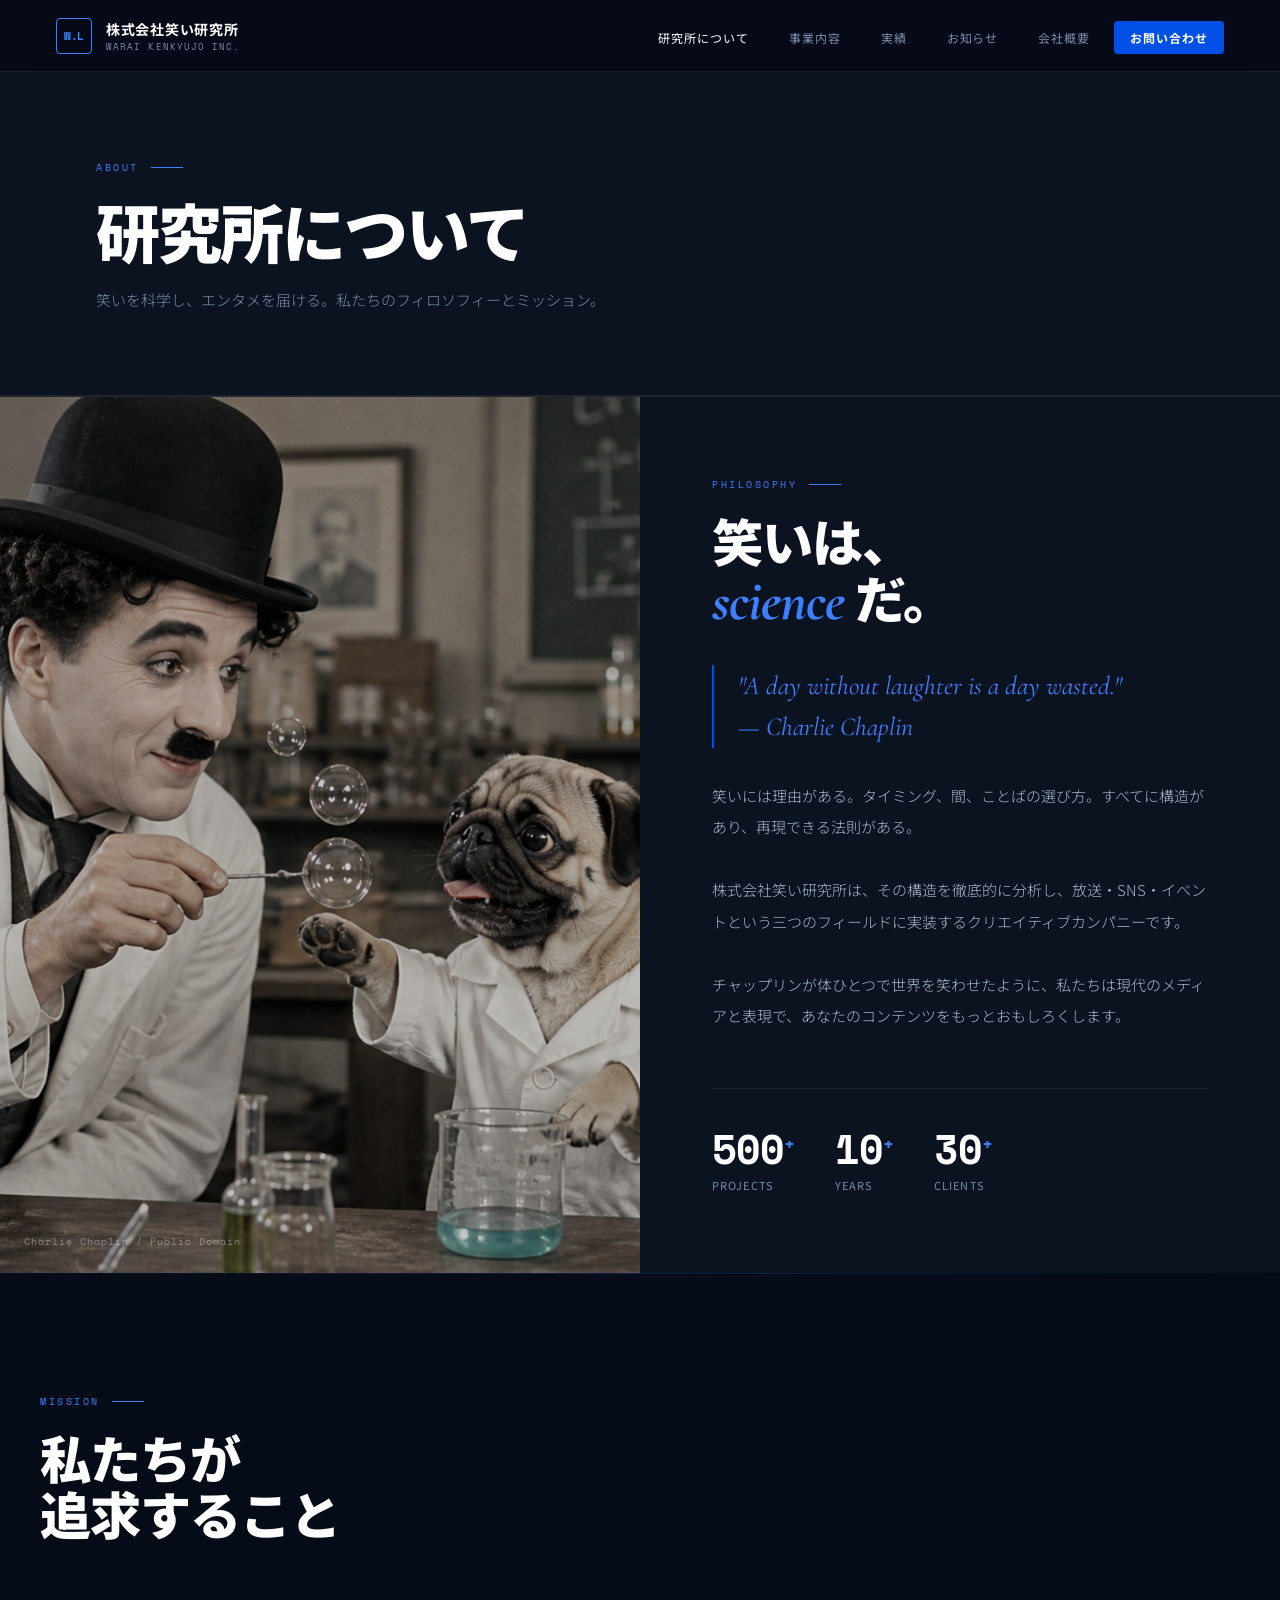
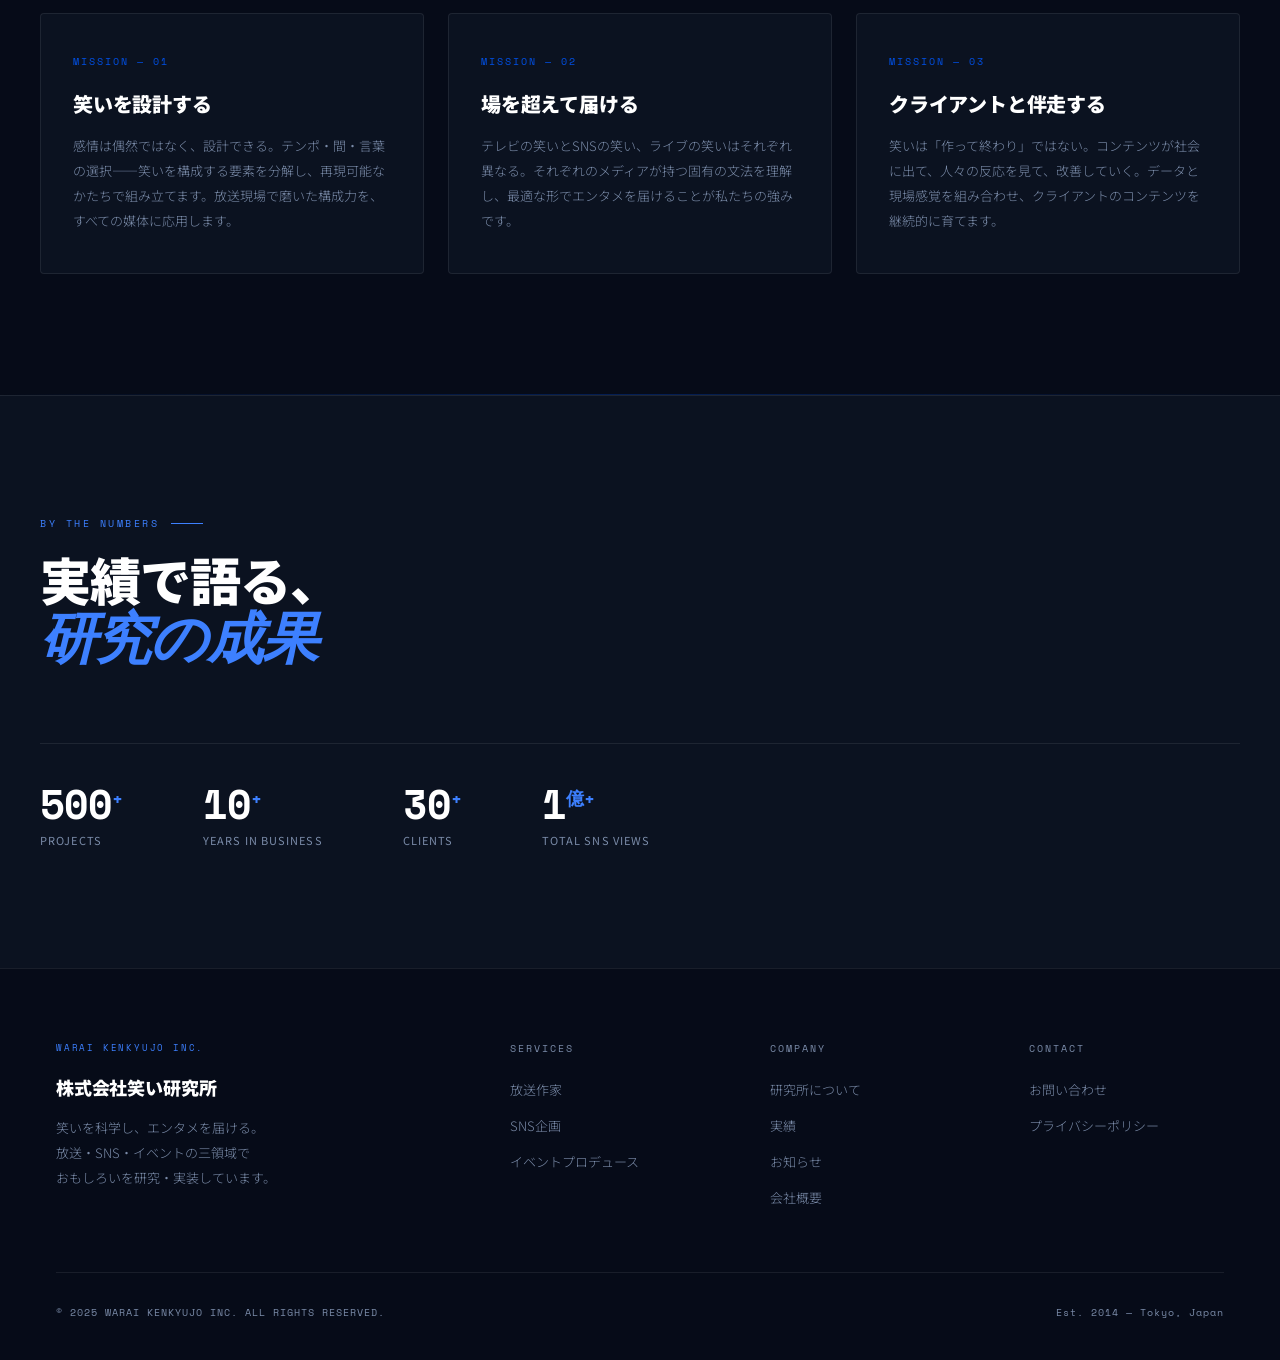
<file: about.html>
<!DOCTYPE html>
<html lang="ja">
<head>
  <meta charset="UTF-8">
  <meta name="viewport" content="width=device-width, initial-scale=1.0">
  <title>研究所について | 株式会社笑い研究所</title>
  <meta name="description" content="笑いを科学し、エンタメを届ける。株式会社笑い研究所のフィロソフィーとミッション。">
  <link rel="preconnect" href="https://fonts.googleapis.com">
  <link href="https://fonts.googleapis.com/css2?family=Noto+Sans+JP:wght@300;400;700;900&family=Space+Mono:wght@400;700&family=Cormorant+Garamond:ital,wght@0,400;0,700;1,400&display=swap" rel="stylesheet">
  <link rel="stylesheet" href="style.css">
</head>
<body>

<div class="grid-bg"></div>

<!-- NAV -->
<nav>
  <a href="index.html" class="nav-logo">
    <div class="nav-logo-mark">W.L</div>
    <div class="nav-logo-text">
      株式会社笑い研究所
      <small>WARAI KENKYUJO INC.</small>
    </div>
  </a>
  <ul class="nav-links">
    <li><a href="about.html" class="active">研究所について</a></li>
    <li><a href="services.html">事業内容</a></li>
    <li><a href="works.html">実績</a></li>
    <li><a href="news.html">お知らせ</a></li>
    <li><a href="company.html">会社概要</a></li>
    <li><a href="contact.html" class="nav-cta">お問い合わせ</a></li>
  </ul>
  <button class="nav-hamburger" id="hamburger" aria-label="メニュー">
    <span></span><span></span><span></span>
  </button>
</nav>

<!-- DRAWER -->
<div class="nav-drawer" id="navDrawer">
  <a href="about.html" class="drawer-link">研究所について</a>
  <a href="services.html" class="drawer-link">事業内容</a>
  <a href="works.html" class="drawer-link">実績</a>
  <a href="news.html" class="drawer-link">お知らせ</a>
  <a href="company.html" class="drawer-link">会社概要</a>
  <a href="contact.html" class="drawer-link">お問い合わせ</a>
</div>

<!-- PAGE HERO -->
<section class="page-hero">
  <div class="container">
    <p class="label">ABOUT</p>
    <h1>研究所について</h1>
    <p class="page-hero-sub">笑いを科学し、エンタメを届ける。私たちのフィロソフィーとミッション。</p>
  </div>
</section>

<!-- PHILOSOPHY -->
<section class="philosophy">
  <div class="philosophy-inner">
    <div class="philosophy-img">
      <img
        src="images/chaplin.jpg"
        alt="チャールズ・チャップリン"
        loading="lazy"
      >
      <div class="philosophy-img-caption">Charlie Chaplin / Public Domain</div>
    </div>
    <div class="philosophy-text">
      <p class="label">PHILOSOPHY</p>
      <h2 class="h2">笑いは、<br><em>science</em> だ。</h2>
      <p class="philosophy-quote">
        "A day without laughter is a day wasted."<br>
        &mdash; Charlie Chaplin
      </p>
      <p class="philosophy-body">
        笑いには理由がある。タイミング、間、ことばの選び方。すべてに構造があり、再現できる法則がある。<br><br>
        株式会社笑い研究所は、その構造を徹底的に分析し、放送・SNS・イベントという三つのフィールドに実装するクリエイティブカンパニーです。<br><br>
        チャップリンが体ひとつで世界を笑わせたように、私たちは現代のメディアと表現で、あなたのコンテンツをもっとおもしろくします。
      </p>
      <div class="philosophy-stats">
        <div class="stat-item">
          <div class="stat-num">500<sup>+</sup></div>
          <div class="stat-label">PROJECTS</div>
        </div>
        <div class="stat-item">
          <div class="stat-num">10<sup>+</sup></div>
          <div class="stat-label">YEARS</div>
        </div>
        <div class="stat-item">
          <div class="stat-num">30<sup>+</sup></div>
          <div class="stat-label">CLIENTS</div>
        </div>
      </div>
    </div>
  </div>
</section>

<div class="section-divider"></div>

<!-- MISSION -->
<section>
  <div class="container section-pad">
    <p class="label">MISSION</p>
    <h2 class="h2">私たちが<br>追求すること</h2>

    <div class="mission-grid">
      <div class="mission-box">
        <p class="mission-num">MISSION &mdash; 01</p>
        <h3 class="mission-title">笑いを設計する</h3>
        <p class="mission-body">
          感情は偶然ではなく、設計できる。テンポ・間・言葉の選択——笑いを構成する要素を分解し、再現可能なかたちで組み立てます。放送現場で磨いた構成力を、すべての媒体に応用します。
        </p>
      </div>
      <div class="mission-box">
        <p class="mission-num">MISSION &mdash; 02</p>
        <h3 class="mission-title">場を超えて届ける</h3>
        <p class="mission-body">
          テレビの笑いとSNSの笑い、ライブの笑いはそれぞれ異なる。それぞれのメディアが持つ固有の文法を理解し、最適な形でエンタメを届けることが私たちの強みです。
        </p>
      </div>
      <div class="mission-box">
        <p class="mission-num">MISSION &mdash; 03</p>
        <h3 class="mission-title">クライアントと伴走する</h3>
        <p class="mission-body">
          笑いは「作って終わり」ではない。コンテンツが社会に出て、人々の反応を見て、改善していく。データと現場感覚を組み合わせ、クライアントのコンテンツを継続的に育てます。
        </p>
      </div>
    </div>
  </div>
</section>

<div class="section-divider"></div>

<!-- STATS -->
<section style="background: var(--navy2); border-top: 1px solid var(--border-light);">
  <div class="container section-pad">
    <p class="label">BY THE NUMBERS</p>
    <h2 class="h2" style="margin-bottom: 72px;">実績で語る、<br><em>研究の成果</em></h2>
    <div class="philosophy-stats" style="gap: 80px; flex-wrap: wrap;">
      <div class="stat-item">
        <div class="stat-num">500<sup>+</sup></div>
        <div class="stat-label">PROJECTS</div>
      </div>
      <div class="stat-item">
        <div class="stat-num">10<sup>+</sup></div>
        <div class="stat-label">YEARS IN BUSINESS</div>
      </div>
      <div class="stat-item">
        <div class="stat-num">30<sup>+</sup></div>
        <div class="stat-label">CLIENTS</div>
      </div>
      <div class="stat-item">
        <div class="stat-num">1<sup>億+</sup></div>
        <div class="stat-label">TOTAL SNS VIEWS</div>
      </div>
    </div>
  </div>
</section>

<!-- FOOTER -->
<footer>
  <div class="footer-top">
    <div>
      <p class="footer-brand-sub">WARAI KENKYUJO INC.</p>
      <p class="footer-brand-name">株式会社笑い研究所</p>
      <p class="footer-brand-copy">
        笑いを科学し、エンタメを届ける。<br>
        放送・SNS・イベントの三領域で<br>
        おもしろいを研究・実装しています。
      </p>
    </div>
    <div>
      <p class="footer-col-title">SERVICES</p>
      <ul class="footer-col-links">
        <li><a href="services.html">放送作家</a></li>
        <li><a href="services.html">SNS企画</a></li>
        <li><a href="services.html">イベントプロデュース</a></li>
      </ul>
    </div>
    <div>
      <p class="footer-col-title">COMPANY</p>
      <ul class="footer-col-links">
        <li><a href="about.html">研究所について</a></li>
        <li><a href="works.html">実績</a></li>
        <li><a href="news.html">お知らせ</a></li>
        <li><a href="company.html">会社概要</a></li>
      </ul>
    </div>
    <div>
      <p class="footer-col-title">CONTACT</p>
      <ul class="footer-col-links">
        <li><a href="contact.html">お問い合わせ</a></li>
        <li><a href="#">プライバシーポリシー</a></li>
      </ul>
    </div>
  </div>
  <div class="footer-bottom">
    <p class="footer-copy">&copy; 2025 WARAI KENKYUJO INC. ALL RIGHTS RESERVED.</p>
    <p class="footer-copy">Est. 2014 &mdash; Tokyo, Japan</p>
  </div>
</footer>

<script>
  const hamburger = document.getElementById('hamburger');
  const drawer = document.getElementById('navDrawer');

  hamburger.addEventListener('click', function() {
    hamburger.classList.toggle('open');
    drawer.classList.toggle('open');
  });

  document.querySelectorAll('.drawer-link').forEach(function(link) {
    link.addEventListener('click', function() {
      hamburger.classList.remove('open');
      drawer.classList.remove('open');
    });
  });
</script>

</body>
</html>
</file>
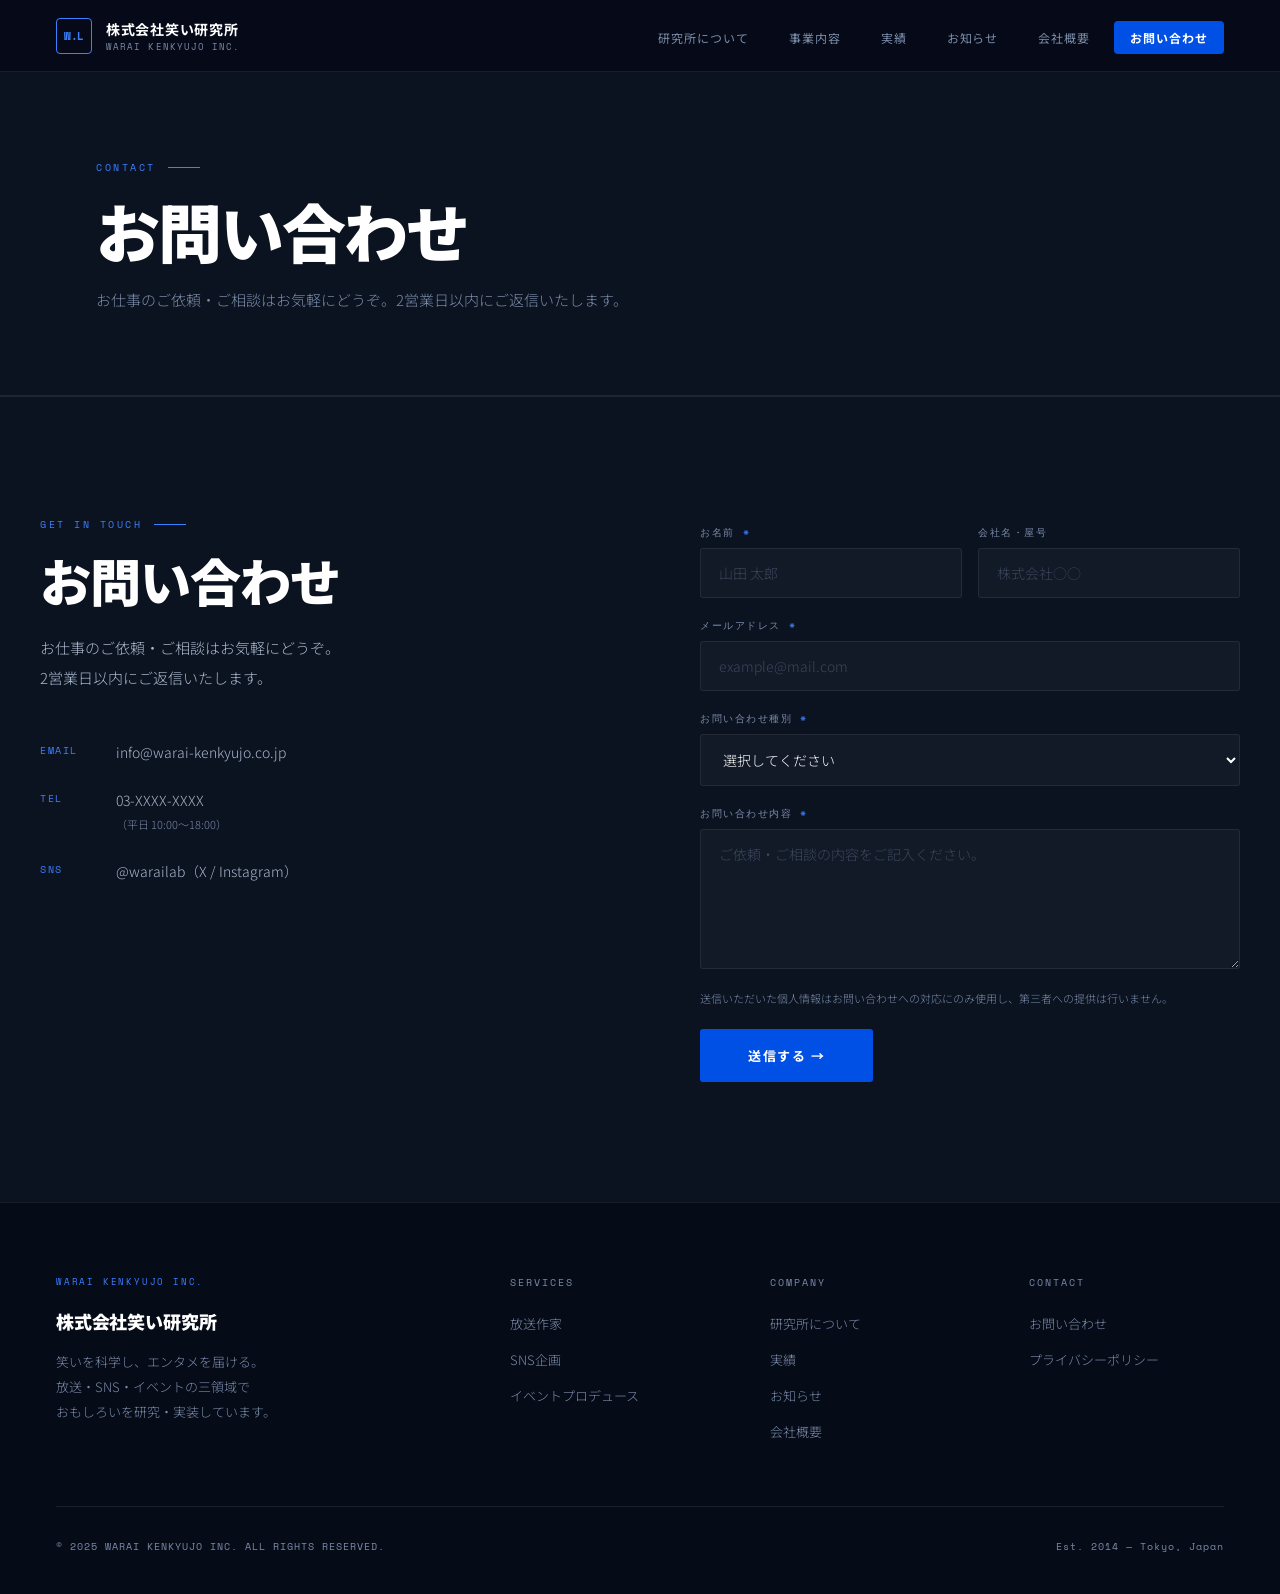
<file: contact.html>
<!DOCTYPE html>
<html lang="ja">
<head>
  <meta charset="UTF-8">
  <meta name="viewport" content="width=device-width, initial-scale=1.0">
  <title>お問い合わせ | 株式会社笑い研究所</title>
  <meta name="description" content="株式会社笑い研究所へのお仕事依頼・ご相談はこちらから。2営業日以内にご返信します。">
  <link rel="preconnect" href="https://fonts.googleapis.com">
  <link href="https://fonts.googleapis.com/css2?family=Noto+Sans+JP:wght@300;400;700;900&family=Space+Mono:wght@400;700&family=Cormorant+Garamond:ital,wght@0,400;0,700;1,400&display=swap" rel="stylesheet">
  <link rel="stylesheet" href="style.css">
</head>
<body>

<div class="grid-bg"></div>

<!-- NAV -->
<nav>
  <a href="index.html" class="nav-logo">
    <div class="nav-logo-mark">W.L</div>
    <div class="nav-logo-text">
      株式会社笑い研究所
      <small>WARAI KENKYUJO INC.</small>
    </div>
  </a>
  <ul class="nav-links">
    <li><a href="about.html">研究所について</a></li>
    <li><a href="services.html">事業内容</a></li>
    <li><a href="works.html">実績</a></li>
    <li><a href="news.html">お知らせ</a></li>
    <li><a href="company.html">会社概要</a></li>
    <li><a href="contact.html" class="nav-cta">お問い合わせ</a></li>
  </ul>
  <button class="nav-hamburger" id="hamburger" aria-label="メニュー">
    <span></span><span></span><span></span>
  </button>
</nav>

<!-- DRAWER -->
<div class="nav-drawer" id="navDrawer">
  <a href="about.html" class="drawer-link">研究所について</a>
  <a href="services.html" class="drawer-link">事業内容</a>
  <a href="works.html" class="drawer-link">実績</a>
  <a href="news.html" class="drawer-link">お知らせ</a>
  <a href="company.html" class="drawer-link">会社概要</a>
  <a href="contact.html" class="drawer-link">お問い合わせ</a>
</div>

<!-- PAGE HERO -->
<section class="page-hero">
  <div class="container">
    <p class="label">CONTACT</p>
    <h1>お問い合わせ</h1>
    <p class="page-hero-sub">お仕事のご依頼・ご相談はお気軽にどうぞ。2営業日以内にご返信いたします。</p>
  </div>
</section>

<!-- CONTACT FORM -->
<section class="contact-section">
  <div class="container section-pad">
    <div class="contact-inner">
      <div class="contact-left">
        <p class="label">GET IN TOUCH</p>
        <h2 class="h2" style="margin-bottom:24px;">お問い合わせ</h2>
        <p style="font-size:15px; color:var(--gray-light); line-height:2; font-weight:300;">
          お仕事のご依頼・ご相談はお気軽にどうぞ。<br>
          2営業日以内にご返信いたします。
        </p>
        <div class="contact-info">
          <div class="contact-info-item">
            <span class="contact-info-label">EMAIL</span>
            <span class="contact-info-value">info@warai-kenkyujo.co.jp</span>
          </div>
          <div class="contact-info-item">
            <span class="contact-info-label">TEL</span>
            <span class="contact-info-value">03-XXXX-XXXX<br><span style="font-size:11px; color:var(--gray);">（平日 10:00〜18:00）</span></span>
          </div>
          <div class="contact-info-item">
            <span class="contact-info-label">SNS</span>
            <span class="contact-info-value">@warailab（X / Instagram）</span>
          </div>
        </div>
      </div>

      <div>
        <form class="contact-form" id="contactForm">
          <div class="form-row">
            <div class="form-group">
              <label class="form-label">お名前 <span class="req">*</span></label>
              <input class="form-input" type="text" placeholder="山田 太郎" required>
            </div>
            <div class="form-group">
              <label class="form-label">会社名・屋号</label>
              <input class="form-input" type="text" placeholder="株式会社○○">
            </div>
          </div>
          <div class="form-group">
            <label class="form-label">メールアドレス <span class="req">*</span></label>
            <input class="form-input" type="email" placeholder="example@mail.com" required>
          </div>
          <div class="form-group">
            <label class="form-label">お問い合わせ種別 <span class="req">*</span></label>
            <select class="form-select" required>
              <option value="" disabled selected>選択してください</option>
              <option>放送作家のご依頼</option>
              <option>SNS企画のご相談</option>
              <option>イベントプロデュースのご依頼</option>
              <option>その他</option>
            </select>
          </div>
          <div class="form-group">
            <label class="form-label">お問い合わせ内容 <span class="req">*</span></label>
            <textarea class="form-textarea" placeholder="ご依頼・ご相談の内容をご記入ください。" required></textarea>
          </div>
          <p class="form-note">
            送信いただいた個人情報はお問い合わせへの対応にのみ使用し、第三者への提供は行いません。
          </p>
          <button type="submit" class="btn-submit">送信する &rarr;</button>
        </form>
        <div class="form-success" id="formSuccess">
          <p class="form-success-head">MESSAGE SENT</p>
          <h3>送信が完了しました</h3>
          <p>お問い合わせありがとうございます。<br>内容を確認のうえ、2営業日以内にご連絡いたします。</p>
        </div>
      </div>
    </div>
  </div>
</section>

<!-- FOOTER -->
<footer>
  <div class="footer-top">
    <div>
      <p class="footer-brand-sub">WARAI KENKYUJO INC.</p>
      <p class="footer-brand-name">株式会社笑い研究所</p>
      <p class="footer-brand-copy">
        笑いを科学し、エンタメを届ける。<br>
        放送・SNS・イベントの三領域で<br>
        おもしろいを研究・実装しています。
      </p>
    </div>
    <div>
      <p class="footer-col-title">SERVICES</p>
      <ul class="footer-col-links">
        <li><a href="services.html">放送作家</a></li>
        <li><a href="services.html">SNS企画</a></li>
        <li><a href="services.html">イベントプロデュース</a></li>
      </ul>
    </div>
    <div>
      <p class="footer-col-title">COMPANY</p>
      <ul class="footer-col-links">
        <li><a href="about.html">研究所について</a></li>
        <li><a href="works.html">実績</a></li>
        <li><a href="news.html">お知らせ</a></li>
        <li><a href="company.html">会社概要</a></li>
      </ul>
    </div>
    <div>
      <p class="footer-col-title">CONTACT</p>
      <ul class="footer-col-links">
        <li><a href="contact.html">お問い合わせ</a></li>
        <li><a href="#">プライバシーポリシー</a></li>
      </ul>
    </div>
  </div>
  <div class="footer-bottom">
    <p class="footer-copy">&copy; 2025 WARAI KENKYUJO INC. ALL RIGHTS RESERVED.</p>
    <p class="footer-copy">Est. 2014 &mdash; Tokyo, Japan</p>
  </div>
</footer>

<script>
  // Contact form
  document.getElementById('contactForm').addEventListener('submit', function(e) {
    e.preventDefault();
    this.style.display = 'none';
    document.getElementById('formSuccess').classList.add('show');
    document.getElementById('formSuccess').scrollIntoView({ behavior: 'smooth', block: 'center' });
  });

  // Hamburger menu
  const hamburger = document.getElementById('hamburger');
  const drawer = document.getElementById('navDrawer');

  hamburger.addEventListener('click', function() {
    hamburger.classList.toggle('open');
    drawer.classList.toggle('open');
  });

  document.querySelectorAll('.drawer-link').forEach(function(link) {
    link.addEventListener('click', function() {
      hamburger.classList.remove('open');
      drawer.classList.remove('open');
    });
  });
</script>

</body>
</html>
</file>
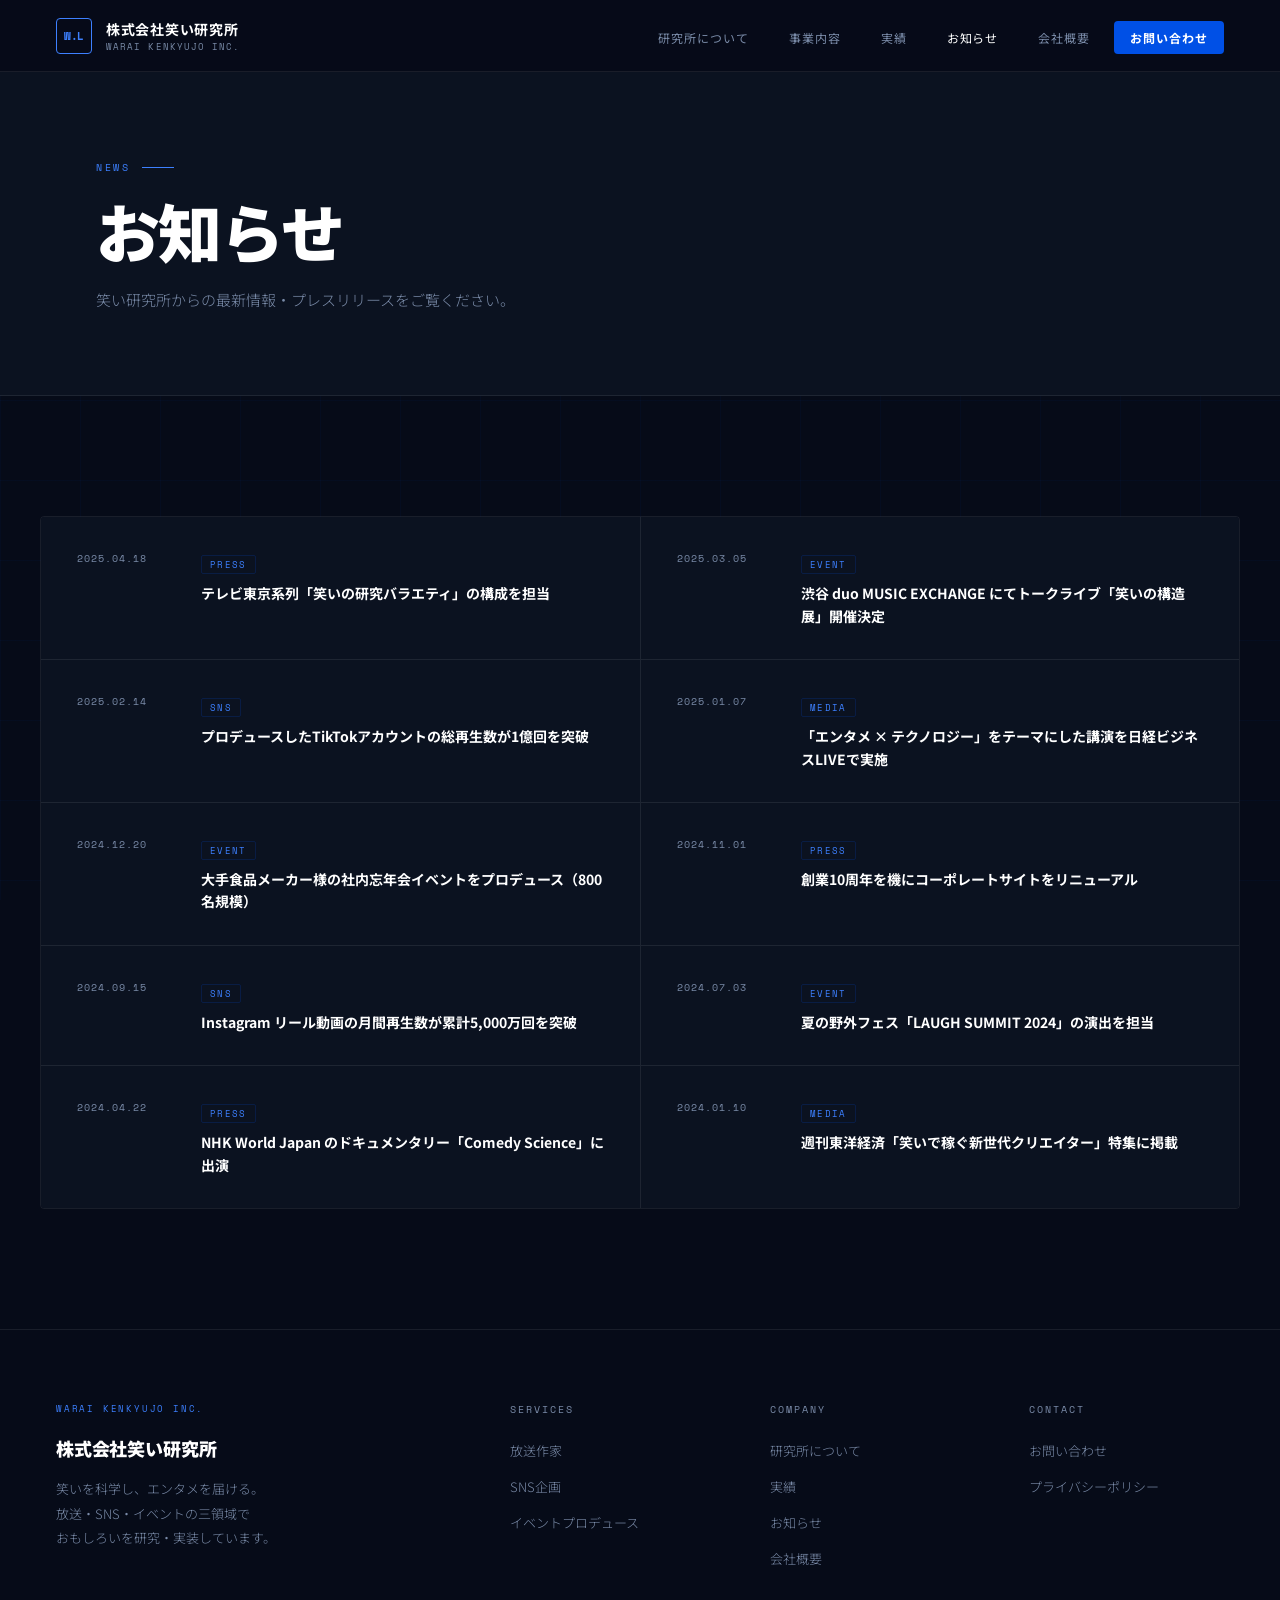
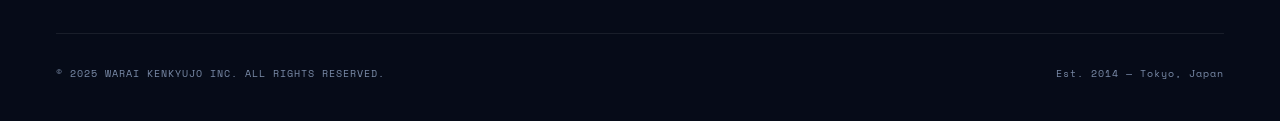
<file: news.html>
<!DOCTYPE html>
<html lang="ja">
<head>
  <meta charset="UTF-8">
  <meta name="viewport" content="width=device-width, initial-scale=1.0">
  <title>お知らせ | 株式会社笑い研究所</title>
  <meta name="description" content="株式会社笑い研究所のお知らせ・プレスリリース一覧。">
  <link rel="preconnect" href="https://fonts.googleapis.com">
  <link href="https://fonts.googleapis.com/css2?family=Noto+Sans+JP:wght@300;400;700;900&family=Space+Mono:wght@400;700&family=Cormorant+Garamond:ital,wght@0,400;0,700;1,400&display=swap" rel="stylesheet">
  <link rel="stylesheet" href="style.css">
</head>
<body>

<div class="grid-bg"></div>

<!-- NAV -->
<nav>
  <a href="index.html" class="nav-logo">
    <div class="nav-logo-mark">W.L</div>
    <div class="nav-logo-text">
      株式会社笑い研究所
      <small>WARAI KENKYUJO INC.</small>
    </div>
  </a>
  <ul class="nav-links">
    <li><a href="about.html">研究所について</a></li>
    <li><a href="services.html">事業内容</a></li>
    <li><a href="works.html">実績</a></li>
    <li><a href="news.html" class="active">お知らせ</a></li>
    <li><a href="company.html">会社概要</a></li>
    <li><a href="contact.html" class="nav-cta">お問い合わせ</a></li>
  </ul>
  <button class="nav-hamburger" id="hamburger" aria-label="メニュー">
    <span></span><span></span><span></span>
  </button>
</nav>

<!-- DRAWER -->
<div class="nav-drawer" id="navDrawer">
  <a href="about.html" class="drawer-link">研究所について</a>
  <a href="services.html" class="drawer-link">事業内容</a>
  <a href="works.html" class="drawer-link">実績</a>
  <a href="news.html" class="drawer-link">お知らせ</a>
  <a href="company.html" class="drawer-link">会社概要</a>
  <a href="contact.html" class="drawer-link">お問い合わせ</a>
</div>

<!-- PAGE HERO -->
<section class="page-hero">
  <div class="container">
    <p class="label">NEWS</p>
    <h1>お知らせ</h1>
    <p class="page-hero-sub">笑い研究所からの最新情報・プレスリリースをご覧ください。</p>
  </div>
</section>

<!-- NEWS LIST -->
<section>
  <div class="container section-pad">
    <div class="news-grid">

      <div class="news-item">
        <div class="news-date">2025.04.18</div>
        <div>
          <span class="news-cat">PRESS</span>
          <p class="news-title">テレビ東京系列「笑いの研究バラエティ」の構成を担当</p>
        </div>
      </div>

      <div class="news-item">
        <div class="news-date">2025.03.05</div>
        <div>
          <span class="news-cat">EVENT</span>
          <p class="news-title">渋谷 duo MUSIC EXCHANGE にてトークライブ「笑いの構造展」開催決定</p>
        </div>
      </div>

      <div class="news-item">
        <div class="news-date">2025.02.14</div>
        <div>
          <span class="news-cat">SNS</span>
          <p class="news-title">プロデュースしたTikTokアカウントの総再生数が1億回を突破</p>
        </div>
      </div>

      <div class="news-item">
        <div class="news-date">2025.01.07</div>
        <div>
          <span class="news-cat">MEDIA</span>
          <p class="news-title">「エンタメ × テクノロジー」をテーマにした講演を日経ビジネスLIVEで実施</p>
        </div>
      </div>

      <div class="news-item">
        <div class="news-date">2024.12.20</div>
        <div>
          <span class="news-cat">EVENT</span>
          <p class="news-title">大手食品メーカー様の社内忘年会イベントをプロデュース（800名規模）</p>
        </div>
      </div>

      <div class="news-item">
        <div class="news-date">2024.11.01</div>
        <div>
          <span class="news-cat">PRESS</span>
          <p class="news-title">創業10周年を機にコーポレートサイトをリニューアル</p>
        </div>
      </div>

      <div class="news-item">
        <div class="news-date">2024.09.15</div>
        <div>
          <span class="news-cat">SNS</span>
          <p class="news-title">Instagram リール動画の月間再生数が累計5,000万回を突破</p>
        </div>
      </div>

      <div class="news-item">
        <div class="news-date">2024.07.03</div>
        <div>
          <span class="news-cat">EVENT</span>
          <p class="news-title">夏の野外フェス「LAUGH SUMMIT 2024」の演出を担当</p>
        </div>
      </div>

      <div class="news-item">
        <div class="news-date">2024.04.22</div>
        <div>
          <span class="news-cat">PRESS</span>
          <p class="news-title">NHK World Japan のドキュメンタリー「Comedy Science」に出演</p>
        </div>
      </div>

      <div class="news-item">
        <div class="news-date">2024.01.10</div>
        <div>
          <span class="news-cat">MEDIA</span>
          <p class="news-title">週刊東洋経済「笑いで稼ぐ新世代クリエイター」特集に掲載</p>
        </div>
      </div>

    </div>
  </div>
</section>

<!-- FOOTER -->
<footer>
  <div class="footer-top">
    <div>
      <p class="footer-brand-sub">WARAI KENKYUJO INC.</p>
      <p class="footer-brand-name">株式会社笑い研究所</p>
      <p class="footer-brand-copy">
        笑いを科学し、エンタメを届ける。<br>
        放送・SNS・イベントの三領域で<br>
        おもしろいを研究・実装しています。
      </p>
    </div>
    <div>
      <p class="footer-col-title">SERVICES</p>
      <ul class="footer-col-links">
        <li><a href="services.html">放送作家</a></li>
        <li><a href="services.html">SNS企画</a></li>
        <li><a href="services.html">イベントプロデュース</a></li>
      </ul>
    </div>
    <div>
      <p class="footer-col-title">COMPANY</p>
      <ul class="footer-col-links">
        <li><a href="about.html">研究所について</a></li>
        <li><a href="works.html">実績</a></li>
        <li><a href="news.html">お知らせ</a></li>
        <li><a href="company.html">会社概要</a></li>
      </ul>
    </div>
    <div>
      <p class="footer-col-title">CONTACT</p>
      <ul class="footer-col-links">
        <li><a href="contact.html">お問い合わせ</a></li>
        <li><a href="#">プライバシーポリシー</a></li>
      </ul>
    </div>
  </div>
  <div class="footer-bottom">
    <p class="footer-copy">&copy; 2025 WARAI KENKYUJO INC. ALL RIGHTS RESERVED.</p>
    <p class="footer-copy">Est. 2014 &mdash; Tokyo, Japan</p>
  </div>
</footer>

<script>
  const hamburger = document.getElementById('hamburger');
  const drawer = document.getElementById('navDrawer');

  hamburger.addEventListener('click', function() {
    hamburger.classList.toggle('open');
    drawer.classList.toggle('open');
  });

  document.querySelectorAll('.drawer-link').forEach(function(link) {
    link.addEventListener('click', function() {
      hamburger.classList.remove('open');
      drawer.classList.remove('open');
    });
  });
</script>

</body>
</html>
</file>
<file: style.css>
:root {
  --blue: #0050E6;
  --blue-light: #3D80FF;
  --blue-pale: rgba(0,80,230,0.08);
  --navy: #060B18;
  --navy2: #0B1220;
  --white: #FFFFFF;
  --off-white: #F2F4F8;
  --gray: #7A8BA8;
  --gray-light: #AAB8CC;
  --border: rgba(0,80,230,0.18);
  --border-light: rgba(255,255,255,0.08);
}

* { margin: 0; padding: 0; box-sizing: border-box; }
html { scroll-behavior: smooth; }

body {
  font-family: 'Noto Sans JP', sans-serif;
  background: var(--navy);
  color: var(--white);
  overflow-x: hidden;
}

/* ── GRID BG ── */
.grid-bg {
  position: fixed;
  inset: 0;
  background-image:
    linear-gradient(rgba(0,80,230,0.04) 1px, transparent 1px),
    linear-gradient(90deg, rgba(0,80,230,0.04) 1px, transparent 1px);
  background-size: 80px 80px;
  pointer-events: none;
  z-index: 0;
}

/* ── NAV ── */
nav {
  position: fixed;
  top: 0; left: 0; right: 0;
  z-index: 200;
  display: flex;
  align-items: center;
  justify-content: space-between;
  padding: 0 56px;
  height: 72px;
  background: rgba(6,11,24,0.9);
  backdrop-filter: blur(16px);
  border-bottom: 1px solid var(--border-light);
}

.nav-logo {
  display: flex;
  align-items: center;
  gap: 14px;
  text-decoration: none;
}

.nav-logo-mark {
  width: 36px;
  height: 36px;
  border: 1.5px solid var(--blue-light);
  border-radius: 4px;
  display: flex;
  align-items: center;
  justify-content: center;
  font-family: 'Space Mono', monospace;
  font-size: 11px;
  color: var(--blue-light);
  letter-spacing: -0.02em;
  font-weight: 700;
}

.nav-logo-text {
  font-size: 14px;
  font-weight: 700;
  color: var(--white);
  letter-spacing: 0.05em;
}

.nav-logo-text small {
  display: block;
  font-family: 'Space Mono', monospace;
  font-size: 9px;
  color: var(--gray);
  letter-spacing: 0.12em;
  font-weight: 400;
  margin-top: 1px;
}

.nav-links {
  display: flex;
  align-items: center;
  gap: 8px;
  list-style: none;
}

.nav-links a {
  color: var(--gray);
  text-decoration: none;
  font-size: 12px;
  letter-spacing: 0.08em;
  padding: 8px 16px;
  border-radius: 4px;
  transition: color 0.2s, background 0.2s;
}

.nav-links a:hover { color: var(--white); background: var(--blue-pale); }
.nav-links a.active { color: var(--white); }

.nav-cta {
  background: var(--blue) !important;
  color: var(--white) !important;
  font-weight: 700 !important;
  transition: opacity 0.2s !important;
}

.nav-cta:hover { opacity: 0.85; background: var(--blue) !important; }

/* ── HAMBURGER ── */
.nav-hamburger {
  display: none;
  flex-direction: column;
  gap: 5px;
  cursor: pointer;
  padding: 8px;
  background: none;
  border: none;
}

.nav-hamburger span {
  display: block;
  width: 22px;
  height: 2px;
  background: var(--white);
  border-radius: 2px;
  transition: transform 0.3s, opacity 0.3s;
}

.nav-hamburger.open span:nth-child(1) { transform: translateY(7px) rotate(45deg); }
.nav-hamburger.open span:nth-child(2) { opacity: 0; }
.nav-hamburger.open span:nth-child(3) { transform: translateY(-7px) rotate(-45deg); }

.nav-drawer {
  display: none;
  position: fixed;
  top: 64px;
  left: 0;
  right: 0;
  background: rgba(6,11,24,0.98);
  backdrop-filter: blur(16px);
  border-bottom: 1px solid var(--border-light);
  z-index: 199;
  padding: 24px 20px 32px;
  flex-direction: column;
  gap: 4px;
}

.nav-drawer.open { display: flex; }

.nav-drawer a {
  color: var(--gray-light);
  text-decoration: none;
  font-size: 16px;
  font-weight: 700;
  letter-spacing: 0.05em;
  padding: 14px 0;
  border-bottom: 1px solid var(--border-light);
  display: block;
}

.nav-drawer a:last-child {
  border-bottom: none;
  color: var(--blue-light);
  margin-top: 8px;
}

/* ── HERO ── */
.hero {
  position: relative;
  height: 100vh;
  min-height: 700px;
  display: flex;
  align-items: flex-end;
  padding-bottom: 100px;
  overflow: hidden;
}

.hero-img {
  position: absolute;
  inset: 0;
  background-image: url('images/hero.jpg');
  background-size: cover;
  background-position: center;
  filter: brightness(0.35) saturate(0.6);
}

.hero-photo-sp { display: none; }

.hero-overlay {
  position: absolute;
  inset: 0;
  background: linear-gradient(
    to bottom,
    rgba(6,11,24,0.2) 0%,
    rgba(6,11,24,0.1) 40%,
    rgba(6,11,24,0.85) 75%,
    var(--navy) 100%
  );
}

.hero-content {
  position: relative;
  z-index: 1;
  padding: 0 80px;
  max-width: 1200px;
}

.hero-eyebrow {
  font-family: 'Space Mono', monospace;
  font-size: 11px;
  color: var(--blue-light);
  letter-spacing: 0.25em;
  text-transform: uppercase;
  margin-bottom: 24px;
  display: flex;
  align-items: center;
  gap: 16px;
}

.hero-eyebrow::before {
  content: '';
  width: 40px;
  height: 1px;
  background: var(--blue-light);
}

.hero h1 {
  font-size: clamp(56px, 7.5vw, 110px);
  font-weight: 900;
  line-height: 1.0;
  letter-spacing: -0.03em;
  margin-bottom: 32px;
}

.hero h1 em {
  font-style: normal;
  color: var(--blue-light);
}

.hero-copy {
  font-size: 16px;
  line-height: 2;
  color: var(--gray-light);
  max-width: 480px;
  margin-bottom: 48px;
  font-weight: 300;
}

.hero-actions {
  display: flex;
  gap: 16px;
  align-items: center;
}

.btn-primary {
  display: inline-flex;
  align-items: center;
  gap: 10px;
  background: var(--blue);
  color: var(--white);
  padding: 16px 32px;
  border-radius: 3px;
  font-size: 13px;
  font-weight: 700;
  text-decoration: none;
  letter-spacing: 0.1em;
  transition: opacity 0.2s, transform 0.15s;
}

.btn-primary:hover { opacity: 0.85; transform: translateY(-1px); }

.btn-ghost {
  display: inline-flex;
  align-items: center;
  gap: 10px;
  color: var(--gray-light);
  font-size: 13px;
  font-weight: 700;
  text-decoration: none;
  letter-spacing: 0.1em;
  transition: color 0.2s;
  padding: 16px 0;
  border-bottom: 1px solid var(--border-light);
}

.btn-ghost:hover { color: var(--white); }

.hero-scroll {
  position: absolute;
  bottom: 40px;
  right: 80px;
  z-index: 1;
  display: flex;
  flex-direction: column;
  align-items: center;
  gap: 8px;
}

.hero-scroll span {
  font-family: 'Space Mono', monospace;
  font-size: 9px;
  color: var(--gray);
  letter-spacing: 0.2em;
  writing-mode: vertical-rl;
}

.scroll-line {
  width: 1px;
  height: 60px;
  background: linear-gradient(to bottom, var(--blue), transparent);
  animation: scrollLine 2s ease-in-out infinite;
}

@keyframes scrollLine {
  0% { transform: scaleY(0); transform-origin: top; }
  50% { transform: scaleY(1); transform-origin: top; }
  51% { transform: scaleY(1); transform-origin: bottom; }
  100% { transform: scaleY(0); transform-origin: bottom; }
}

/* ── MARQUEE ── */
.marquee {
  position: relative;
  z-index: 1;
  border-top: 1px solid var(--border-light);
  border-bottom: 1px solid var(--border-light);
  background: var(--navy2);
  overflow: hidden;
  padding: 18px 0;
}

.marquee-track {
  display: flex;
  gap: 0;
  animation: marquee 28s linear infinite;
  white-space: nowrap;
}

.marquee-item {
  font-family: 'Space Mono', monospace;
  font-size: 11px;
  color: var(--gray);
  letter-spacing: 0.2em;
  padding: 0 40px;
  display: inline-flex;
  align-items: center;
  gap: 40px;
}

.marquee-item::after {
  content: '';
  width: 4px;
  height: 4px;
  border-radius: 50%;
  background: var(--blue);
}

@keyframes marquee {
  from { transform: translateX(0); }
  to { transform: translateX(-50%); }
}

/* ── SECTION BASE ── */
section {
  position: relative;
  z-index: 1;
}

.container {
  max-width: 1200px;
  margin: 0 auto;
  padding: 0 56px;
}

.section-pad { padding: 120px 0; }

.label {
  font-family: 'Space Mono', monospace;
  font-size: 10px;
  color: var(--blue-light);
  letter-spacing: 0.25em;
  text-transform: uppercase;
  display: flex;
  align-items: center;
  gap: 12px;
  margin-bottom: 20px;
}

.label::after {
  content: '';
  flex: 0 0 32px;
  height: 1px;
  background: var(--blue-light);
}

.h2 {
  font-size: clamp(36px, 4vw, 60px);
  font-weight: 900;
  line-height: 1.1;
  letter-spacing: -0.02em;
}

.h2 em {
  font-style: italic;
  font-family: 'Cormorant Garamond', serif;
  color: var(--blue-light);
  font-size: 1.1em;
}

/* ── PAGE HERO (subpages) ── */
.page-hero {
  padding: 160px 0 80px;
  border-bottom: 1px solid var(--border-light);
  background: var(--navy2);
  position: relative;
  z-index: 1;
}

.page-hero .label {
  margin-bottom: 20px;
}

.page-hero h1 {
  font-size: clamp(40px, 5vw, 72px);
  font-weight: 900;
  line-height: 1.1;
  letter-spacing: -0.03em;
}

.page-hero h1 em {
  font-style: italic;
  font-family: 'Cormorant Garamond', serif;
  color: var(--blue-light);
}

.page-hero-sub {
  font-size: 15px;
  color: var(--gray);
  line-height: 2;
  font-weight: 300;
  margin-top: 20px;
  max-width: 560px;
}

/* ── TEASER SECTION (index only) ── */
.teaser-link {
  font-family: 'Space Mono', monospace;
  font-size: 11px;
  color: var(--blue-light);
  text-decoration: none;
  letter-spacing: 0.1em;
  display: inline-flex;
  align-items: center;
  gap: 8px;
  transition: gap 0.2s;
  margin-top: 40px;
  border-bottom: 1px solid var(--border);
  padding-bottom: 8px;
}

.teaser-link:hover { gap: 16px; }

/* ── PHILOSOPHY / ABOUT ── */
.philosophy {
  background: var(--navy2);
  border-top: 1px solid var(--border-light);
}

.philosophy-inner {
  display: grid;
  grid-template-columns: 1fr 1fr;
  gap: 0;
  align-items: stretch;
}

.philosophy-img {
  position: relative;
  overflow: hidden;
  min-height: 600px;
}

.philosophy-img img {
  width: 100%;
  height: 100%;
  object-fit: cover;
  filter: grayscale(0.3) brightness(0.8);
  display: block;
}

.philosophy-img-caption {
  position: absolute;
  bottom: 24px;
  left: 24px;
  font-family: 'Space Mono', monospace;
  font-size: 10px;
  color: rgba(255,255,255,0.4);
  letter-spacing: 0.1em;
}

.philosophy-text {
  padding: 80px 72px;
  display: flex;
  flex-direction: column;
  justify-content: center;
}

.philosophy-quote {
  font-family: 'Cormorant Garamond', serif;
  font-size: 26px;
  font-style: italic;
  color: var(--blue-light);
  line-height: 1.6;
  margin: 32px 0;
  padding-left: 24px;
  border-left: 2px solid var(--blue);
}

.philosophy-body {
  font-size: 15px;
  line-height: 2.1;
  color: var(--gray-light);
  font-weight: 300;
}

.philosophy-stats {
  display: flex;
  gap: 40px;
  margin-top: 56px;
  padding-top: 40px;
  border-top: 1px solid var(--border-light);
}

.stat-item {}

.stat-num {
  font-family: 'Space Mono', monospace;
  font-size: 40px;
  font-weight: 700;
  color: var(--white);
  line-height: 1;
}

.stat-num sup {
  font-size: 18px;
  color: var(--blue-light);
}

.stat-label {
  font-size: 11px;
  color: var(--gray);
  letter-spacing: 0.1em;
  margin-top: 8px;
}

/* ── MISSION BOXES ── */
.mission-grid {
  display: grid;
  grid-template-columns: repeat(3, 1fr);
  gap: 24px;
  margin-top: 72px;
}

.mission-box {
  background: var(--navy2);
  border: 1px solid var(--border-light);
  border-radius: 4px;
  padding: 40px 32px;
  transition: border-color 0.2s;
}

.mission-box:hover { border-color: var(--border); }

.mission-num {
  font-family: 'Space Mono', monospace;
  font-size: 10px;
  color: var(--blue);
  letter-spacing: 0.2em;
  margin-bottom: 20px;
}

.mission-title {
  font-size: 20px;
  font-weight: 900;
  letter-spacing: -0.01em;
  margin-bottom: 16px;
}

.mission-body {
  font-size: 13px;
  color: var(--gray);
  line-height: 1.9;
  font-weight: 300;
}

/* ── SERVICES ── */
.services-header {
  display: grid;
  grid-template-columns: 1fr 1fr;
  gap: 80px;
  align-items: end;
  margin-bottom: 72px;
}

.services-header-right {
  font-size: 15px;
  line-height: 2;
  color: var(--gray);
  font-weight: 300;
}

.services-grid {
  display: grid;
  grid-template-columns: repeat(3, 1fr);
  gap: 1px;
  background: var(--border-light);
  border: 1px solid var(--border-light);
  border-radius: 6px;
  overflow: hidden;
}

.service-card {
  background: var(--navy2);
  padding: 0;
  overflow: hidden;
  transition: background 0.3s;
}

.service-card:hover { background: #0E1728; }

.service-card-img {
  width: 100%;
  aspect-ratio: 16/9;
  overflow: hidden;
}

.service-card-img img {
  width: 100%;
  height: 100%;
  object-fit: cover;
  filter: brightness(0.7) saturate(0.7);
  transition: transform 0.5s ease, filter 0.3s;
  display: block;
}

.service-card:hover .service-card-img img {
  transform: scale(1.04);
  filter: brightness(0.8) saturate(0.9);
}

.service-card-body {
  padding: 36px 32px;
}

.service-num {
  font-family: 'Space Mono', monospace;
  font-size: 10px;
  color: var(--blue);
  letter-spacing: 0.2em;
  margin-bottom: 20px;
}

.service-title {
  font-size: 22px;
  font-weight: 900;
  letter-spacing: -0.01em;
  margin-bottom: 16px;
}

.service-body {
  font-size: 13px;
  color: var(--gray);
  line-height: 1.9;
  font-weight: 300;
}

.service-list {
  margin-top: 24px;
  list-style: none;
  display: flex;
  flex-direction: column;
  gap: 10px;
}

.service-list li {
  display: flex;
  align-items: center;
  gap: 10px;
  font-size: 12px;
  color: var(--gray-light);
  letter-spacing: 0.05em;
}

.service-list li::before {
  content: '';
  width: 4px;
  height: 4px;
  border-radius: 50%;
  background: var(--blue-light);
  flex-shrink: 0;
}

/* ── WORKS ── */
.works { background: var(--navy2); border-top: 1px solid var(--border-light); }

.works-header {
  display: flex;
  justify-content: space-between;
  align-items: flex-end;
  margin-bottom: 64px;
}

.works-link {
  font-family: 'Space Mono', monospace;
  font-size: 11px;
  color: var(--blue-light);
  text-decoration: none;
  letter-spacing: 0.1em;
  display: flex;
  align-items: center;
  gap: 8px;
  transition: gap 0.2s;
}

.works-link:hover { gap: 16px; }

.works-grid {
  display: grid;
  grid-template-columns: 2fr 1fr 1fr;
  grid-template-rows: auto auto;
  gap: 16px;
}

.work-card {
  position: relative;
  overflow: hidden;
  border-radius: 4px;
  cursor: pointer;
}

.work-card:first-child { grid-row: span 2; }

.work-card-img {
  width: 100%;
  height: 100%;
  min-height: 240px;
  overflow: hidden;
}

.work-card:first-child .work-card-img { min-height: 500px; }

.work-card-img img {
  width: 100%;
  height: 100%;
  object-fit: cover;
  filter: brightness(0.6) saturate(0.7);
  transition: transform 0.6s ease, filter 0.3s;
  display: block;
}

.work-card:hover .work-card-img img {
  transform: scale(1.06);
  filter: brightness(0.75) saturate(0.9);
}

.work-card-overlay {
  position: absolute;
  inset: 0;
  background: linear-gradient(to top, rgba(6,11,24,0.85) 0%, transparent 55%);
}

.work-card-info {
  position: absolute;
  bottom: 0;
  left: 0;
  right: 0;
  padding: 28px 28px;
}

.work-tag {
  font-family: 'Space Mono', monospace;
  font-size: 9px;
  color: var(--blue-light);
  letter-spacing: 0.2em;
  text-transform: uppercase;
  margin-bottom: 8px;
}

.work-title {
  font-size: 18px;
  font-weight: 700;
  line-height: 1.4;
}

.work-card:first-child .work-title { font-size: 26px; }

.work-desc {
  font-size: 12px;
  color: var(--gray-light);
  margin-top: 8px;
  line-height: 1.6;
  font-weight: 300;
}

/* ── NEWS ── */
.news-grid {
  display: grid;
  grid-template-columns: 1fr 1fr;
  gap: 0;
  border: 1px solid var(--border-light);
  border-radius: 4px;
  overflow: hidden;
}

.news-header-row {
  display: flex;
  justify-content: space-between;
  align-items: flex-end;
  margin-bottom: 32px;
}

.news-item {
  padding: 32px 36px;
  border-bottom: 1px solid var(--border-light);
  display: grid;
  grid-template-columns: 100px 1fr;
  gap: 24px;
  align-items: start;
  background: var(--navy2);
  transition: background 0.2s;
}

.news-item:nth-child(even) { border-left: 1px solid var(--border-light); }
.news-item:last-child, .news-item:nth-last-child(2) { border-bottom: none; }
.news-item:hover { background: #0E1728; }

.news-date {
  font-family: 'Space Mono', monospace;
  font-size: 10px;
  color: var(--gray);
  letter-spacing: 0.1em;
  padding-top: 2px;
}

.news-cat {
  font-family: 'Space Mono', monospace;
  font-size: 9px;
  color: var(--blue-light);
  letter-spacing: 0.15em;
  border: 1px solid var(--border);
  padding: 2px 8px;
  border-radius: 2px;
  display: inline-block;
  margin-bottom: 8px;
}

.news-title {
  font-size: 14px;
  font-weight: 700;
  line-height: 1.6;
  color: var(--white);
}

/* ── COMPANY ── */
.company-inner {
  display: grid;
  grid-template-columns: 1fr 1fr;
  gap: 120px;
  align-items: start;
}

.company-table {
  width: 100%;
  border-collapse: collapse;
}

.company-table tr {
  border-bottom: 1px solid var(--border-light);
}

.company-table td {
  padding: 20px 0;
  font-size: 14px;
  vertical-align: top;
  line-height: 1.8;
}

.company-table td:first-child {
  font-family: 'Space Mono', monospace;
  font-size: 10px;
  color: var(--gray);
  letter-spacing: 0.1em;
  width: 130px;
  padding-right: 24px;
  padding-top: 22px;
}

.company-table td:last-child {
  color: var(--gray-light);
  font-weight: 300;
}

.company-visual {
  position: sticky;
  top: 100px;
}

.company-img-wrap {
  position: relative;
  overflow: hidden;
  border-radius: 4px;
  aspect-ratio: 4/3;
}

.company-img-wrap img {
  width: 100%;
  height: 100%;
  object-fit: cover;
  filter: brightness(0.7) saturate(0.5);
  display: block;
}

.company-img-tag {
  position: absolute;
  top: 24px;
  left: 24px;
  background: rgba(6,11,24,0.8);
  border: 1px solid var(--border);
  padding: 8px 16px;
  border-radius: 2px;
  font-family: 'Space Mono', monospace;
  font-size: 10px;
  color: var(--blue-light);
  letter-spacing: 0.15em;
}

.company-bottom-note {
  margin-top: 32px;
  font-size: 13px;
  color: var(--gray);
  line-height: 2;
  font-weight: 300;
}

/* ── CONTACT ── */
.contact-section {
  background: var(--navy2);
  border-top: 1px solid var(--border-light);
}

.contact-inner {
  display: grid;
  grid-template-columns: 1fr 1fr;
  gap: 120px;
  align-items: start;
}

.contact-left {}

.contact-info {
  margin-top: 48px;
  display: flex;
  flex-direction: column;
  gap: 24px;
}

.contact-info-item {
  display: flex;
  gap: 16px;
  align-items: flex-start;
}

.contact-info-label {
  font-family: 'Space Mono', monospace;
  font-size: 10px;
  color: var(--blue-light);
  letter-spacing: 0.15em;
  min-width: 60px;
  padding-top: 2px;
}

.contact-info-value {
  font-size: 14px;
  color: var(--gray-light);
  line-height: 1.7;
  font-weight: 300;
}

.contact-form {
  display: flex;
  flex-direction: column;
  gap: 20px;
  margin-top: 8px;
}

.form-group {
  display: flex;
  flex-direction: column;
  gap: 8px;
}

.form-label {
  font-family: 'Space Mono', monospace;
  font-size: 10px;
  color: var(--gray);
  letter-spacing: 0.15em;
  display: flex;
  align-items: center;
  gap: 8px;
}

.form-label .req {
  color: var(--blue-light);
  font-size: 10px;
}

.form-input,
.form-select,
.form-textarea {
  background: rgba(255,255,255,0.03);
  border: 1px solid var(--border-light);
  border-radius: 3px;
  padding: 14px 18px;
  color: var(--white);
  font-size: 14px;
  font-family: 'Noto Sans JP', sans-serif;
  font-weight: 300;
  transition: border-color 0.2s, background 0.2s;
  outline: none;
}

.form-input:focus,
.form-select:focus,
.form-textarea:focus {
  border-color: var(--blue-light);
  background: rgba(0,80,230,0.05);
}

.form-input::placeholder,
.form-textarea::placeholder { color: rgba(122,139,168,0.4); }

.form-select option { background: var(--navy2); }

.form-textarea { resize: vertical; min-height: 140px; }

.form-row { display: grid; grid-template-columns: 1fr 1fr; gap: 16px; }

.form-note {
  font-size: 11px;
  color: var(--gray);
  line-height: 1.8;
  font-weight: 300;
}

.btn-submit {
  background: var(--blue);
  color: var(--white);
  border: none;
  padding: 17px 48px;
  border-radius: 3px;
  font-size: 13px;
  font-weight: 700;
  font-family: 'Noto Sans JP', sans-serif;
  letter-spacing: 0.12em;
  cursor: pointer;
  transition: opacity 0.2s, transform 0.15s;
  align-self: flex-start;
}

.btn-submit:hover { opacity: 0.85; transform: translateY(-1px); }

.form-success {
  display: none;
  padding: 48px;
  border: 1px solid var(--border);
  border-radius: 4px;
  background: var(--blue-pale);
  text-align: center;
}

.form-success.show { display: block; }

.form-success-head {
  font-family: 'Space Mono', monospace;
  font-size: 11px;
  color: var(--blue-light);
  letter-spacing: 0.2em;
  margin-bottom: 16px;
}

.form-success h3 {
  font-size: 22px;
  font-weight: 700;
  margin-bottom: 12px;
}

.form-success p {
  font-size: 13px;
  color: var(--gray);
  line-height: 1.9;
  font-weight: 300;
}

/* ── FOOTER ── */
footer {
  position: relative;
  z-index: 1;
  border-top: 1px solid var(--border-light);
  padding: 72px 56px 40px;
}

.footer-top {
  display: grid;
  grid-template-columns: 2fr 1fr 1fr 1fr;
  gap: 64px;
  margin-bottom: 64px;
}

.footer-brand-name {
  font-size: 18px;
  font-weight: 900;
  letter-spacing: -0.01em;
  margin-bottom: 16px;
}

.footer-brand-sub {
  font-family: 'Space Mono', monospace;
  font-size: 9px;
  color: var(--blue-light);
  letter-spacing: 0.2em;
  margin-bottom: 20px;
}

.footer-brand-copy {
  font-size: 13px;
  color: var(--gray);
  line-height: 1.9;
  font-weight: 300;
}

.footer-col-title {
  font-family: 'Space Mono', monospace;
  font-size: 10px;
  color: var(--gray);
  letter-spacing: 0.2em;
  margin-bottom: 20px;
}

.footer-col-links {
  list-style: none;
  display: flex;
  flex-direction: column;
  gap: 12px;
}

.footer-col-links a {
  font-size: 13px;
  color: var(--gray);
  text-decoration: none;
  transition: color 0.2s;
  font-weight: 300;
}

.footer-col-links a:hover { color: var(--white); }

.footer-bottom {
  padding-top: 32px;
  border-top: 1px solid var(--border-light);
  display: flex;
  justify-content: space-between;
  align-items: center;
}

.footer-copy {
  font-family: 'Space Mono', monospace;
  font-size: 10px;
  color: var(--gray);
  letter-spacing: 0.1em;
}

/* ── DIVIDER ── */
.section-divider {
  height: 1px;
  background: linear-gradient(90deg, transparent 0%, var(--blue) 50%, transparent 100%);
  opacity: 0.3;
  position: relative;
  z-index: 1;
}

/* ── RESPONSIVE ── */
@media (max-width: 1024px) {
  .container { padding: 0 32px; }
  nav { padding: 0 32px; }
  .hero-content { padding: 0 32px; }
  .philosophy-inner { grid-template-columns: 1fr; }
  .philosophy-img { min-height: 400px; }
  .philosophy-text { padding: 56px 40px; }
  .services-header { grid-template-columns: 1fr; gap: 24px; }
  .services-grid { grid-template-columns: 1fr; }
  .works-grid { grid-template-columns: 1fr 1fr; }
  .work-card:first-child { grid-column: span 2; }
  .news-grid { grid-template-columns: 1fr; }
  .news-item:nth-child(even) { border-left: none; }
  .company-inner { grid-template-columns: 1fr; gap: 48px; }
  .company-visual { position: static; }
  .contact-inner { grid-template-columns: 1fr; gap: 56px; }
  .footer-top { grid-template-columns: 1fr 1fr; gap: 40px; }
  footer { padding: 56px 32px 32px; }
  .mission-grid { grid-template-columns: 1fr; }
}

@media (max-width: 768px) {
  /* NAV */
  nav { padding: 0 20px; height: 64px; }
  .nav-links { display: none; }
  .nav-hamburger { display: flex; }

  /* HERO - 写真を img タグで全体表示 */
  .hero {
    display: block;
    height: auto;
    min-height: 0;
    padding: 64px 0 0;
  }
  .hero-img { display: none; }
  .hero-overlay { display: none; }
  .hero-photo-sp {
    display: block;
    width: 100%;
    height: auto;
    filter: brightness(0.55) saturate(0.7);
  }
  .hero-content {
    position: relative;
    z-index: 1;
    padding: 40px 20px 60px;
    background: linear-gradient(to bottom, var(--navy2), var(--navy));
  }
  .hero-scroll { display: none; }
  .hero h1 { font-size: clamp(40px, 11vw, 60px); }
  .hero-copy { font-size: 14px; margin-bottom: 32px; }
  .hero-actions { flex-direction: column; align-items: stretch; gap: 12px; }
  .btn-primary, .btn-ghost { width: 100%; justify-content: center; text-align: center; }

  /* PAGE HERO */
  .page-hero { padding: 120px 0 56px; }
  .page-hero h1 { font-size: clamp(32px, 9vw, 52px); }

  /* COMMON */
  .container { padding: 0 20px; }
  .section-pad { padding: 72px 0; }
  .h2 { font-size: clamp(28px, 8vw, 44px); }

  /* PHILOSOPHY - chaplin.jpg を全体表示 */
  .philosophy-img { min-height: 0; height: auto; overflow: visible; }
  .philosophy-img img { height: auto; width: 100%; object-fit: contain; }
  .philosophy-img-caption { position: static; padding: 8px 16px; }
  .philosophy-text { padding: 40px 20px; }
  .philosophy-quote { font-size: 18px; margin: 24px 0; }
  .philosophy-stats { gap: 24px; flex-wrap: wrap; }
  .stat-num { font-size: 32px; }

  /* SERVICES */
  .services-grid { grid-template-columns: 1fr; gap: 0; }
  .service-card-img { aspect-ratio: 16/9; }
  .service-card-img img { height: 100%; }
  .service-card-body { padding: 28px 20px; }

  /* WORKS - works-1.jpg を全体表示、他は固定高さ */
  .works-grid { grid-template-columns: 1fr; gap: 12px; }
  .work-card:first-child { grid-column: span 1; }
  .work-card:first-child .work-card-img { min-height: 0; height: auto; overflow: visible; }
  .work-card:first-child .work-card-img img { height: auto; width: 100%; object-fit: contain; }
  .work-card:first-child .work-card-overlay { display: none; }
  .work-card:first-child .work-card-info { position: static; padding: 16px 20px 20px; background: rgba(6,11,24,0.9); }
  .work-card-img { min-height: 200px; }
  .work-card:first-child .work-title { font-size: 18px; }
  .works-header { flex-direction: column; align-items: flex-start; gap: 16px; }

  /* NEWS */
  .news-grid { grid-template-columns: 1fr; }
  .news-item { grid-template-columns: 80px 1fr; padding: 20px 16px; }
  .news-title { font-size: 13px; }

  /* COMPANY */
  .company-img-wrap { aspect-ratio: 3/2; }
  .company-table td { font-size: 13px; }
  .company-table td:first-child { width: 100px; }

  /* CONTACT */
  .contact-inner { grid-template-columns: 1fr; gap: 40px; }
  .form-row { grid-template-columns: 1fr; }

  /* FOOTER */
  footer { padding: 48px 20px 28px; }
  .footer-top { grid-template-columns: 1fr; gap: 32px; }
  .footer-bottom { flex-direction: column; gap: 12px; text-align: center; }
}

@media (max-width: 480px) {
  .hero h1 { font-size: 36px; }
  .news-item { grid-template-columns: 1fr; gap: 8px; }
  .news-date { font-size: 10px; }
}
</file>
